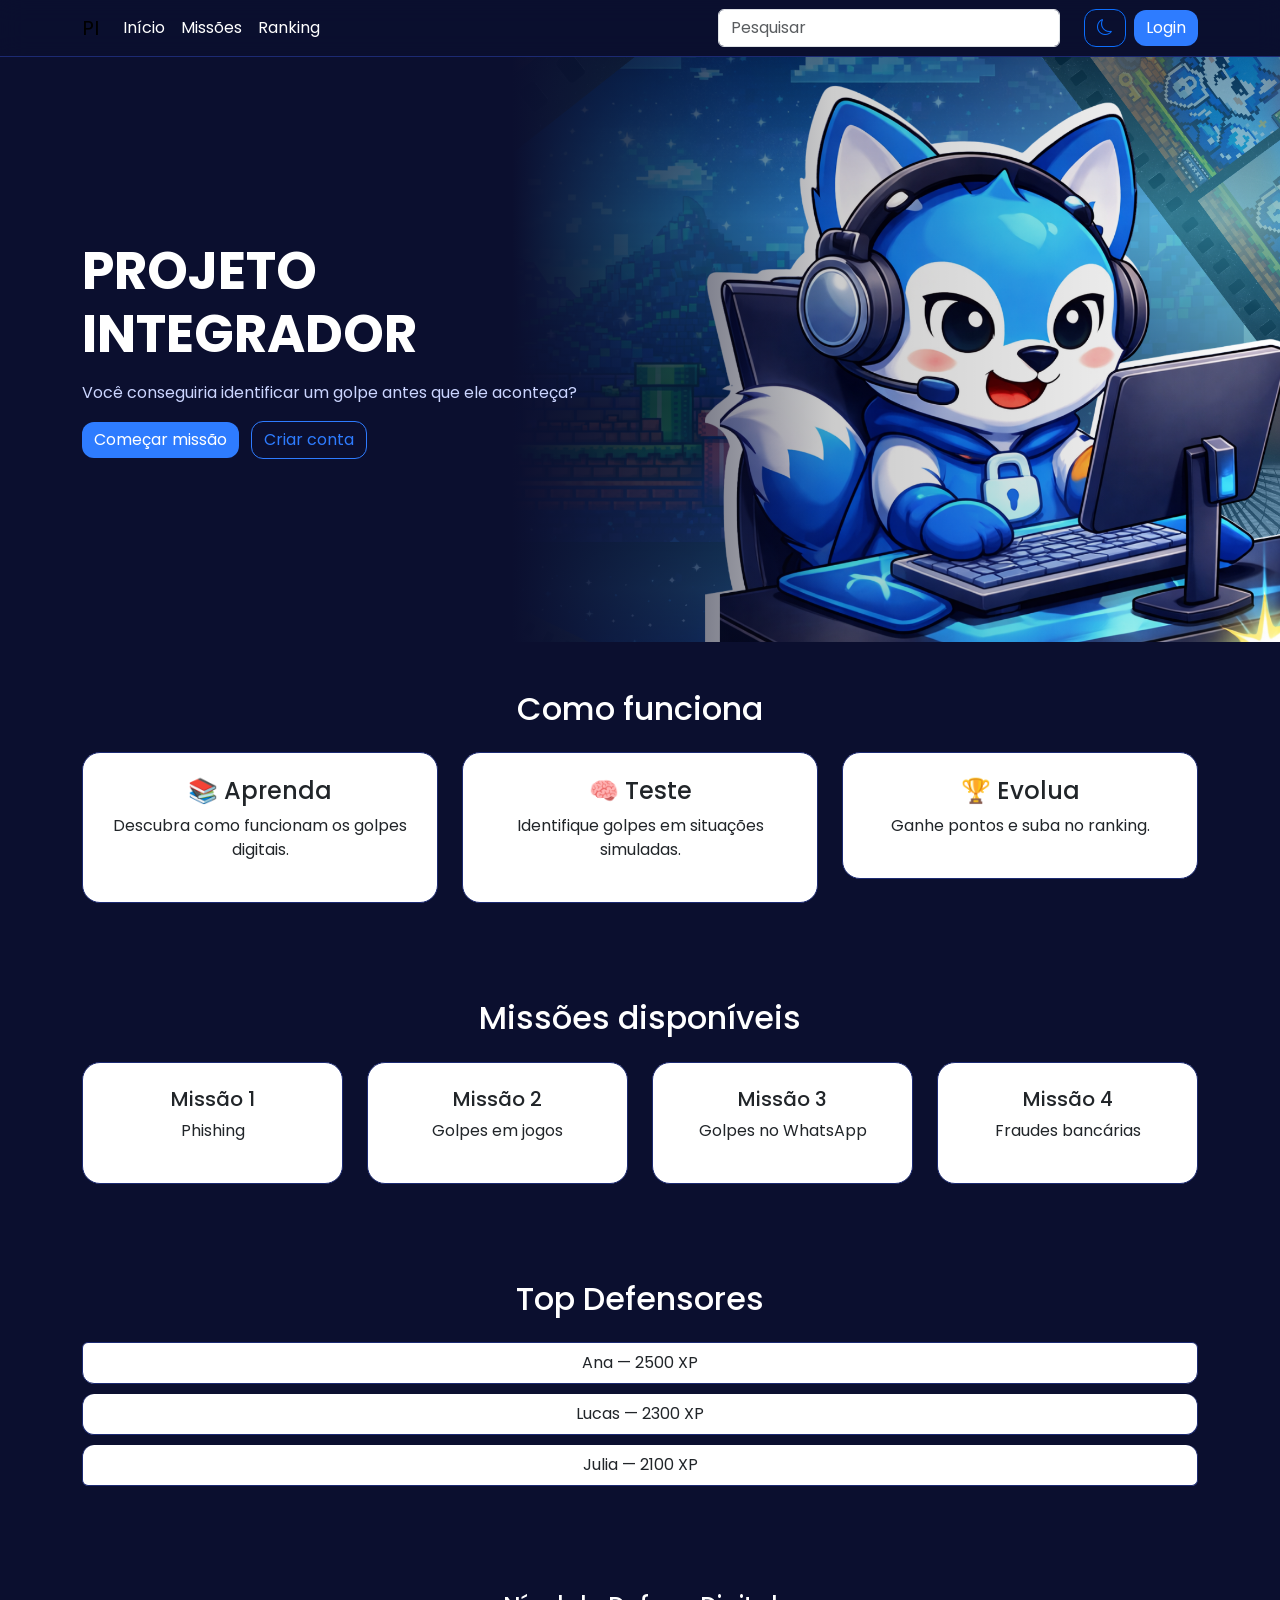
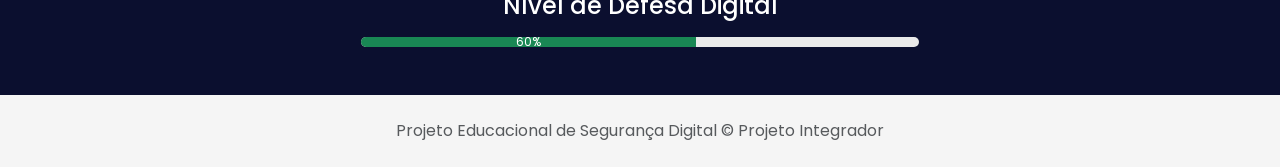
<file: docs/index.html>
<!DOCTYPE html>
<html lang="pt-br">

<head>
    <meta charset="UTF-8">
    <meta name="viewport" content="width=device-width, initial-scale=1.0">
    <title>Defensor Digital</title>

    <!-- Bootstrap -->
    <link href="https://cdn.jsdelivr.net/npm/bootstrap@5.3.3/dist/css/bootstrap.min.css" rel="stylesheet">

    <!-- Fonte -->
    <link href="https://fonts.googleapis.com/css2?family=Poppins:wght@300;400;600&display=swap" rel="stylesheet">

    <!-- CSS -->
    <link rel="stylesheet" href="style.css">
    <!-- Icons -->
    <link rel="icon" type="image/png" href="img/Icon.png">
    <link href="https://cdn.jsdelivr.net/npm/bootstrap-icons@1.11.3/font/bootstrap-icons.css" rel="stylesheet">
</head>

<body class="dark-mode">

    <!-- NAVBAR -->
    <nav class="navbar navbar-expand-lg navbar-light bg-white">

        <div class="container">

            <a class="navbar-brand" href="#">
                PI 
            </a>

            <button class="navbar-toggler" type="button" data-bs-toggle="collapse" data-bs-target="#menu">
                <span class="navbar-toggler-icon"></span>
            </button>

            <div class="collapse navbar-collapse" id="menu">

                <ul class="navbar-nav me-auto">

                    <li class="nav-item">
                        <a class="nav-link" href="#">Início</a>
                    </li>

                    <li class="nav-item">
                        <a class="nav-link" href="#">Missões</a>
                    </li>

                    <li class="nav-item">
                        <a class="nav-link" href="#">Ranking</a>
                    </li>

                </ul>

                <form class="d-flex me-3">
                    <input class="form-control me-2" type="search" placeholder="Pesquisar">
                </form>
              <button onclick="toggleDark(event)" id="themeBtn" class="btn btn-outline-primary me-2">
    <i class="bi bi-moon"></i>
</button>
                <button class="btn btn-primary">
                    Login
                </button>

            </div>

        </div>

    </nav>


    <!-- HERO -->
    <section class="hero">

        <div class="container">

            <div class="row align-items-center">

                <div class="col-md-6">

                    <h1 class="fw-bold">
                       PROJETO INTEGRADOR
                    </h1>

                    <p class="mt-3">
                        Você conseguiria identificar um golpe antes que ele aconteça?
                    </p>

                    <button class="btn btn-primary me-2">
                        Começar missão
                    </button>

                    <button class="btn btn-outline-light">
                        Criar conta
                    </button>

                </div>

            </div>

        </div>

    </section>


    <!-- COMO FUNCIONA -->
    <section class="py-5 text-center fade-in">

        <div class="container">

            <h2>Como funciona</h2>

            <div class="row mt-4">

                <div class="col-md-4">

                    <div class="card card-custom p-4">

                        <h4>📚 Aprenda</h4>

                        <p>
                            Descubra como funcionam os golpes digitais.
                        </p>

                    </div>

                </div>

                <div class="col-md-4">

                    <div class="card card-custom p-4">

                        <h4>🧠 Teste</h4>

                        <p>
                            Identifique golpes em situações simuladas.
                        </p>

                    </div>

                </div>

                <div class="col-md-4">

                    <div class="card card-custom p-4">

                        <h4>🏆 Evolua</h4>

                        <p>
                            Ganhe pontos e suba no ranking.
                        </p>

                    </div>

                </div>

            </div>

        </div>

    </section>


    <!-- MISSÕES -->
    <section class="py-5 text-center">

        <div class="container">

            <h2>Missões disponíveis</h2>

            <div class="row mt-4">

                <div class="col-md-3">

                    <div class="card card-custom p-4">

                        <h5>Missão 1</h5>
                        <p>Phishing</p>

                    </div>

                </div>

                <div class="col-md-3">

                    <div class="card card-custom p-4">

                        <h5>Missão 2</h5>
                        <p>Golpes em jogos</p>

                    </div>

                </div>

                <div class="col-md-3">

                    <div class="card card-custom p-4">

                        <h5>Missão 3</h5>
                        <p>Golpes no WhatsApp</p>

                    </div>

                </div>

                <div class="col-md-3">

                    <div class="card card-custom p-4">

                        <h5>Missão 4</h5>
                        <p>Fraudes bancárias</p>

                    </div>

                </div>

            </div>

        </div>

    </section>


    <!-- RANKING -->
    <section class="ranking text-center py-5">

        <div class="container">

            <h2>Top Defensores</h2>

            <ul class="list-group mt-4">

                <li class="list-group-item">
                    Ana — 2500 XP
                </li>

                <li class="list-group-item">
                    Lucas — 2300 XP
                </li>

                <li class="list-group-item">
                    Julia — 2100 XP
                </li>

            </ul>

        </div>

    </section>


    <!-- PROGRESSO -->
    <section class="py-5 text-center">

        <div class="container">

            <h4>Nível de Defesa Digital</h4>

            <div class="progress w-50 mx-auto mt-3">

                <div class="progress-bar bg-success" style="width:60%">
                    60%
                </div>

            </div>

        </div>

    </section>


    <!-- FOOTER -->
    <footer class="text-center py-4 text-muted">

        Projeto Educacional de Segurança Digital  
        © Projeto Integrador

    </footer>


<!-- Bootstrap JS -->
<script src="https://cdn.jsdelivr.net/npm/bootstrap@5.3.3/dist/js/bootstrap.bundle.min.js"></script>

<script>

// NAVBAR SCROLL
window.addEventListener("scroll", function(){
    const navbar = document.querySelector(".navbar");
    if(window.scrollY > 50){
        navbar.classList.add("scrolled");
    }else{
        navbar.classList.remove("scrolled");
    }
});

// ANIMAÇÃO
const elements = document.querySelectorAll(".fade-in");

window.addEventListener("scroll", () => {
    elements.forEach(el => {
        const top = el.getBoundingClientRect().top;
        if(top < window.innerHeight - 100){
            el.classList.add("show");
        }
    });
});

// DARK MODE + ÍCONE
function toggleDark(e){
    const body = document.body;
    const btn = document.getElementById("themeBtn");
    body.classList.toggle("dark-mode");

    // TROCA ÍCONE + ATIVO
    if(body.classList.contains("dark-mode")){
        btn.innerHTML = '<i class="bi bi-moon"></i>';
        btn.classList.add("active");
    }else{
        btn.innerHTML = '<i class="bi bi-sun"></i>';
        btn.classList.remove("active");
    }

    // RIPPLE EFFECT
    const circle = document.createElement("span");
    circle.classList.add("ripple");

    const rect = btn.getBoundingClientRect();
    circle.style.left = (e.clientX - rect.left) + "px";
    circle.style.top = (e.clientY - rect.top) + "px";

    btn.appendChild(circle);

    setTimeout(() => {
        circle.remove();
    }, 600);
}

</script>
</script>
</script>
</file>
<file: docs/style.css>
:root{
--primary:#2e7cff;
--primary-dark:#1b5ed6;
--bg:#f8f9ff;
--card:#ffffff;
--text:#1a1a1a;
--subtext:#666;
--border:#eaeaea;
}

/* BASE */
body{
font-family:'Poppins', sans-serif;
background:var(--bg);
color:var(--text);
transition: background 0.3s, color 0.3s;
}

/* TRANSIÇÕES */
.card-custom, .navbar, .btn{
transition: all 0.3s ease;
}

.dark-mode{
--bg:#0b0f2f;
--text:#ffffff;
--card:#ffffff;
--border:#1c2a72;
--subtext:#cbd5ff;
}

/* NAVBAR */
.navbar{
background: rgba(255,255,255,0.8) !important;
backdrop-filter: blur(12px);
border-bottom: 1px solid var(--border);
}

.navbar.scrolled{
background:#ffffff !important;
box-shadow:0 5px 25px rgba(0,0,0,0.08);
}

/* NAVBAR DARK */
.dark-mode .navbar{
background: rgba(11,15,47,0.8) !important;
border-bottom: 1px solid #1c2a72;
}

/* LINKS */
.navbar .nav-link{
position:relative;
color:var(--text);
}

.navbar .nav-link:hover{
color:var(--primary);
}

.navbar .nav-link::after{
content:"";
position:absolute;
left:50%;
bottom:-5px;
width:0%;
height:2px;
background:var(--primary);
transition:0.3s;
transform:translateX(-50%);
}

.navbar .nav-link:hover::after{
width:100%;
}
.hero {
background: 
linear-gradient(to right, var(--bg) 40%, rgba(0,0,0,0.2) 65%, transparent 100%),
url("img/bgindex.png") no-repeat right center;

background-size: auto 100%; /* altura 100%, sem zoom lateral */
background-position: right center;
min-height: 65vh;
display:flex;
align-items:center;
padding:100px 0;
}

/* RESPONSIVO HERO */
@media(max-width:768px){
.hero{
text-align:center;
background-position:center;
background-size:cover;
}
}

/* TEXTOS */
.hero h1{
font-size:52px;
font-weight:600;
}

.hero p{
color:var(--subtext);
}

/* BOTÕES */
.btn-primary{
background:var(--primary);
border:none;
border-radius:12px;
}

.btn-primary:hover{
background:var(--primary-dark);
transform:translateY(-2px);
box-shadow:0 6px 15px rgba(46,124,255,0.3);
}

.btn-primary:active{
transform:scale(0.95);
}

.btn-outline-light{
border:1px solid var(--primary);
color:var(--primary);
border-radius:12px;
}

.btn-outline-light:hover{
background:var(--primary);
color:white;
}

/* CARDS */
.card-custom{
background:var(--card);
border:1px solid var(--border);
border-radius:18px;
position:relative;
overflow:hidden;
}

.card-custom:hover{
transform:translateY(-8px) scale(1.02);
box-shadow:0 15px 40px rgba(0,0,0,0.08);
}

/* DARK HOVER */
.dark-mode .card-custom:hover{
box-shadow:0 15px 40px rgba(0,0,0,0.5);
}

/* BRILHO */
.card-custom::before{
content:"";
position:absolute;
top:0;
left:-100%;
width:100%;
height:100%;
background:linear-gradient(120deg, transparent, rgba(255,255,255,0.4), transparent);
transition:0.5s;
}

.card-custom:hover::before{
left:100%;
}

/* SECTIONS */
section{
padding:80px 0;
}

/* LISTA */
.list-group-item{
background:var(--card);
border:1px solid var(--border);
border-radius:12px;
margin-bottom:10px;
}

/* PROGRESS */
.progress{
height:10px;
border-radius:20px;
background:#eaeaea;
}

.progress-bar{
background:var(--primary);
}

/* FOOTER */
footer{
background:#f5f5f5;
color:#666;
}

/* ANIMAÇÃO */
.fade-in{
opacity:0;
transform:translateY(30px);
transition:0.8s;
}

.fade-in.show{
opacity:1;
transform:translateY(0);
}   

/* BOTÃO */
#themeBtn{
position:relative;
overflow:hidden;
border-radius:12px;
transition: all 0.3s ease;
}

/* GLOW */
#themeBtn:hover{
box-shadow:0 0 12px rgba(46,124,255,0.6);
transform:translateY(-2px);
}

/* ATIVO */
#themeBtn.active{
background:#2e7cff;
color:#fff;
box-shadow:0 0 15px rgba(46,124,255,0.8);
}

/* ÍCONE */
#themeBtn i{
transition: all 0.4s ease;
}

/* ANIMAÇÃO */
#themeBtn:hover i{
transform:rotate(20deg) scale(1.2);
}

/* RIPPLE */
.ripple{
position:absolute;
border-radius:50%;
background:rgba(255,255,255,0.6);
transform:scale(0);
animation:ripple-effect 0.6s linear;
pointer-events:none;
}

@keyframes ripple-effect{
to{
transform:scale(4);
opacity:0;
}
}
</file>
